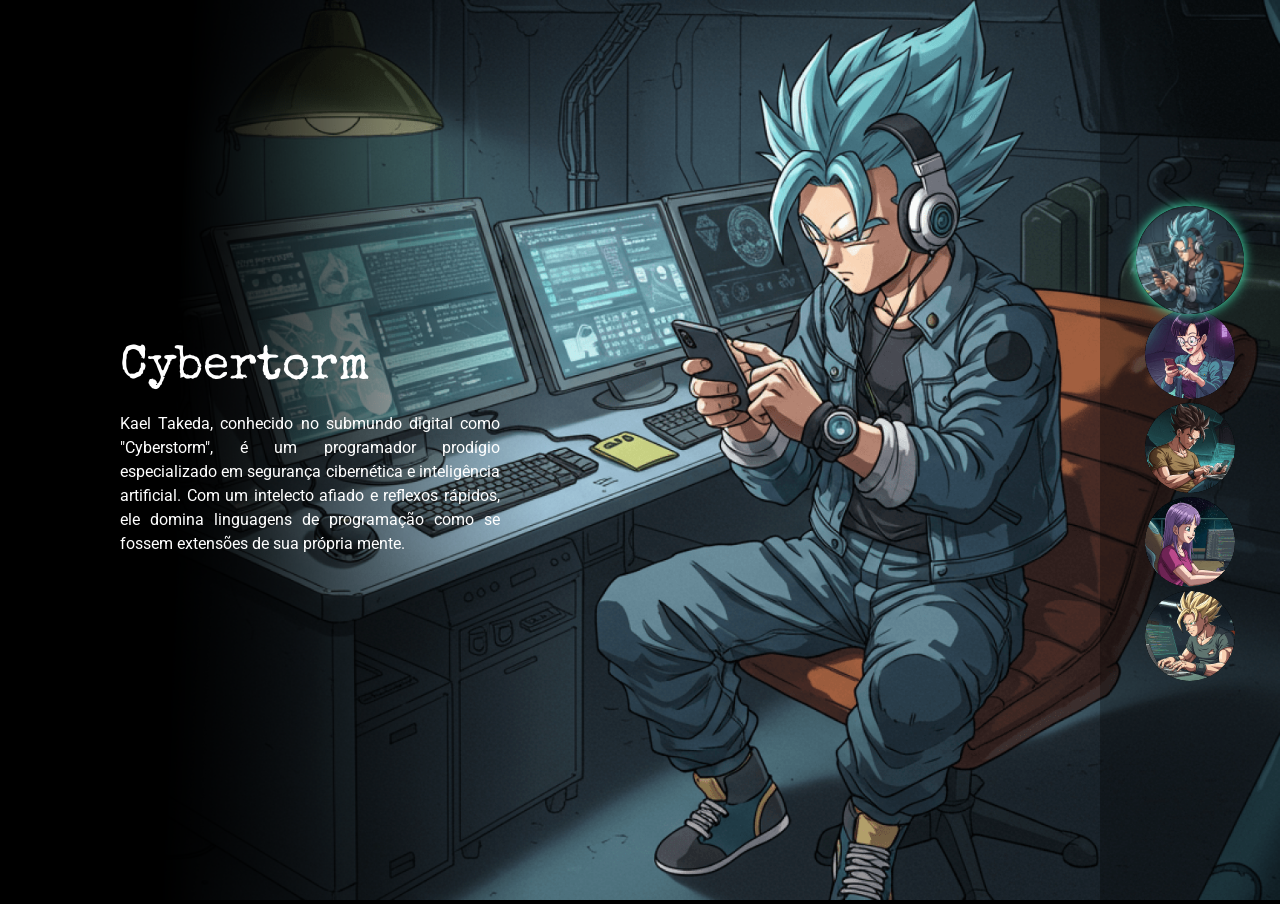
<file: index.html>
<!DOCTYPE html>
<html lang="pt-BR">

<head>
    <meta charset="UTF-8">
    <meta name="viewport" content="width=device-width, initial-scale=1.0">
    <title>Projeto Dragon Ball</title>
    <link rel="preconnect" href="https://fonts.googleapis.com">
    <link rel="preconnect" href="https://fonts.gstatic.com" crossorigin>
    <link
        href="https://fonts.googleapis.com/css2?family=Roboto:ital,wght@0,100..900;1,100..900&family=Special+Elite&display=swap"
        rel="stylesheet">
    <link rel="stylesheet" href="./src/css/reset.css">
    <link rel="stylesheet" href="./src/css/style.css">
    <link rel="stylesheet" href="./src/css/responsivo.css">

</head>

<body>

    <main class="personagens">
        <div class="personagem selecionado">
            <picture>
                <source srcset="./src/imagens/bg-cyberstorm.png" media="(min-width: 768px)">
                <img class="imagem" src="./src/imagens/bg-cyberstorm-mobile.png" alt="Personagem Cyberstorm">
            </picture>
            <div class="conteudo">
                <h2 class="nome-personagem">Cybertorm</h2>
                <p class="descricao">Kael Takeda, conhecido no submundo digital como "Cyberstorm", é um programador
                    prodígio especializado em segurança cibernética e inteligência artificial. Com um intelecto afiado e
                    reflexos rápidos, ele domina linguagens de programação como se fossem extensões de sua própria
                    mente.</p>
            </div>
        </div>
        <div class="personagem">
            <picture>
                <source srcset="./src/imagens/bg-codepixie.png" media="(min-width: 768px)" />
                <img class="imagem" src="./src/imagens/bg-codepixie-mobile.png" alt="Personagem CodePixie" />
            </picture>
            <div class="conteudo">
                <h2 class="nome-personagem">CodePixie</h2>
                <p class="descricao">Lía Nakamura, conhecida como "CodePixie", é uma programadora genial que domina o
                    desenvolvimento de algoritmos e inteligência artificial. Com um talento nato para decifrar padrões,
                    ela cria sistemas inovadores e protege dados sensíveis de ameaças digitais.</p>
            </div>
        </div>

        <div class="personagem">
            <picture>
                <source srcset="./src/imagens/bg-hexblade.png" media="(min-width: 768px)" />
                <img class="imagem" src="./src/imagens/bg-hexblade-mobile.png" alt="Personagem HexBlade" />
            </picture>
            <div class="conteudo">
                <h2 class="nome-personagem">HexBlade</h2>
                <p class="descricao">Ryo Tanaka, conhecido como "HexBlade", é um hacker habilidoso que opera nas sombras
                    do ciberespaço. Mestre em engenharia reversa e criptografia, ele combina força bruta e inteligência
                    afiada para quebrar firewalls impenetráveis.</p>
            </div>
        </div>
        <div class="personagem">
            <picture>
                <source srcset="./src/imagens/bg-neonpulse.png" media="(min-width: 768px)" />
                <img class="imagem" src="./src/imagens/bg-neonpulse-mobile.png" alt="Personagem NeonPulse" />
            </picture>
            <div class="conteudo">
                <h2 class="nome-personagem">NeonPulse</h2>
                <p class="descricao">NeonPulse
                    Ayla Vega, conhecida como "NeonPulse", é uma prodígio da programação espacial. Criada em uma estação
                    orbital, ela domina linguagens de código como se fossem sua segunda língua. Especialista em
                    inteligência artificial e
                    segurança cibernética.</p>
            </div>
        </div>

        <div class="personagem">
            <picture>
                <source srcset="./src/imagens/bg-codebreaker.png" media="(min-width: 768px)" />
                <img class="imagem" src="./src/imagens/bg-codebreaker-mobile.png" alt="Personagem Codebreaker" />
            </picture>
            <div class="conteudo">
                <h2 class="nome-personagem">Codebreaker</h2>
                <p class="descricao">No coração de uma estação espacial abandonada, Orion Vex, um ex-engenheiro
                    cibernético, busca desvendar um código perdido há séculos. Dizem que esse código guarda o segredo
                    para uma tecnologia ancestral capaz de redefinir a inteligência artificial.</p>
            </div>
        </div>
    </main>
    
    <ul class="botoes">
        <li>
            <button class="botao cyberstorm selecionado">
                <img src="./src/imagens/icone-cyberstorm.png" alt="Ícone Cyberstorm" />
            </button>
        </li>
        <li>
            <button class="botao codepixie">
                <img src="./src/imagens/icone-codepixie.png" alt="Ícone CodePixie" />
            </button>
        </li>
        <li>
            <button class="botao hexblade">
                <img src="./src/imagens/icone-hexblade.png" alt="Ícone Hexblade" />
            </button>
        </li>
        <li>
            <button class="botao neonpulse">
                <img src="./src/imagens/icone-neonpulse.png" alt="Ícone Neonpulse" />
            </button>
        </li>
        <li>
            <button class="botao codebreaker">
                <img src="./src/imagens/icone-codebreaker.png" alt="Ícone Codebreaker" />
            </button>
        </li>

    </ul>


    <script src="./src/js/script.js"></script>
</body>

</html>
</file>
<file: src/css/style.css>
body {
    background-color: #000;
}

main::after {
    content: '';
    position: fixed;
    top: 0;
    left: 0;

    min-height: 100vh;
    width: 80vh;
    background: linear-gradient(92deg, #000 25%, rgba(0, 0, 0, 0) 75%) no-repeat;
}

main .personagem {
    display: none;
    height: 100vh;
}

main .personagem.selecionado {
    display: block;
}

main .personagem .imagem {
    width: 100%;
    height: 100%;
    object-fit: cover;
}

.conteudo {
    position: absolute;
    top: 0;
    left: 120px;

    display: flex;
    flex-direction: column;
    justify-content: center;
    height: 100vh;
    max-width: 380px;
    z-index: 1;
}

.conteudo .nome-personagem {
    color: #fff;
    font-size: 48px;
    font-family: "special elite";
    font-weight: 400;
    margin-bottom: 20px;
}

.conteudo .descricao {
    color: #fff;
    font-family: "roboto";
    font-size: 16px;
    line-height: 24px;
    text-align: justify;
}

.botoes {
    background-color: rgba(0, 0, 0, 0.3);
    position: fixed;
    top: 0;
    right: 0;
    width: 180px;

    display: flex;
    flex-direction: column;
    align-items: center;
    min-height: 100vh;
    justify-content: center;
}

.botoes .botao {
    border: none;
    background-color: #000000;
    width: 90px;
    height: 90px;
    cursor: pointer;
    transition: transform 0.3s ease;
    border-radius: 50%;
}


.botoes .botao img {
    border-radius: 50%;
}

.botoes .botao.selecionado {
    transform: scale(1.2);
    box-shadow: 0 0 10px #d9d9d9;
}

.botoes .botao.cyberstorm.selecionado {
    box-shadow: 0 0 10px #47ffc5;
  }
  
  .botoes .botao.codepixie.selecionado {
    box-shadow: 0 0 10px #9747ff;
  }
  
  .botoes .botao.hexblade.selecionado {
    box-shadow: 0 0 10px #ffa947;
  }
  
  .botoes .botao.neonpulse.selecionado {
    box-shadow: 0 0 10px #e4309a;
  }
  
  .botoes .botao.codebreaker.selecionado {
    box-shadow: 0 0 10px #fff047;
  }
</file>
<file: src/css/responsivo.css>
@media (max-width: 768px){
    main::after{
        background: linear-gradient(0deg, #000 45%, rgba(0, 0, 0, 0.00) 70%) no-repeat;
        width: 100vw;
    }

    main .personagem .imagem{
        height: 85%;
        object-position: center;
    }

    .conteudo{
        justify-content: flex-end;
        left: 0;
        top: -20%;
        max-width: 100vw;
        padding: 30px;
    }

    .conteudo .nome-personagem{
        font-size: 30px;
    }

    .conteudo .descricao{
        max-width: 500px;
    }


    .botoes{
        flex-direction: row;
        align-items: flex-end;
        width: 100%;
        padding: 30px;
    }

    .botoes .botao{
        width: 70px;
        height: 70px;
    }

    .botoes .botao img{
        max-width: 70px;
    }
}

@media (max-width: 425px){
    main .personagem .imagem{
        height: auto;
    }

    .conteudo{
        top: -20%;
    }

    .botoes{
        padding: 20px;
        top: -10%;
    }

    .botoes .botao{
        width: 50px;
        height: 50px;
    }

    .botoes .botao img{
        max-width: 50px;
    }
}
</file>
